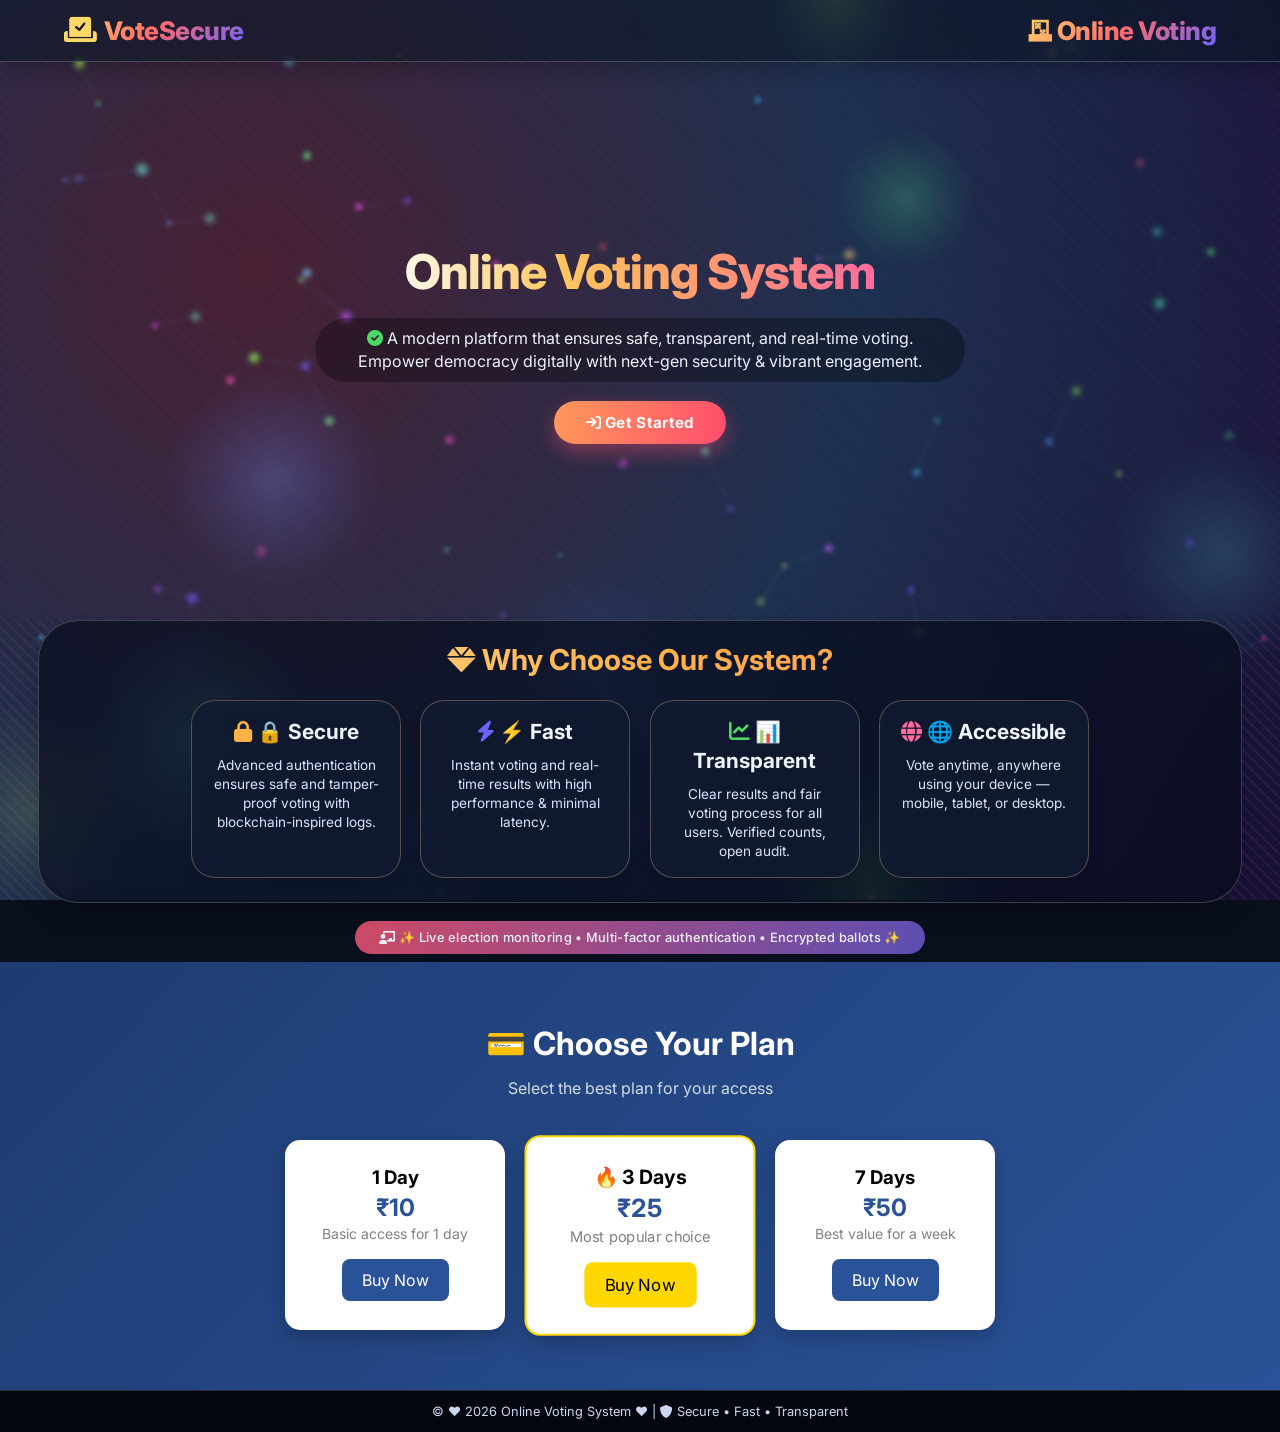
<file: index.html>
<!DOCTYPE html>
<html lang="en">
<head>
    <meta charset="UTF-8">
    <meta name="viewport" content="width=device-width, initial-scale=1.0, user-scalable=no">
    <title>VoteSecure | Modern Online Voting Platform</title>
    <!-- Google Fonts for modern typography -->
    <link href="https://fonts.googleapis.com/css2?family=Inter:opsz,wght@14..32,300;14..32,400;14..32,600;14..32,700;14..32,800&display=swap" rel="stylesheet">
    <!-- Font Awesome 6 (free icons) -->
    <link rel="stylesheet" href="https://cdnjs.cloudflare.com/ajax/libs/font-awesome/6.0.0-beta3/css/all.min.css">
    <style>
        * {
            margin: 0;
            padding: 0;
            box-sizing: border-box;
        }
.full-screen {
    height: 100vh;
    display: flex;
    flex-direction: column;
}
      body {
    font-family: 'Inter', sans-serif;
    background: #0a0f1e;
    color: #f0f3fa;
    overflow-x: hidden;
    overflow-y: auto;  
    line-height: 1.4;
}
html {
    scroll-behavior: smooth;
}

        /* ----- LIVE CANVAS BACKGROUND ----- */
        #canvas-bg {
    position: fixed;
    top: 0;
    left: 0;
    width: 100vw;   /* ✅ full screen width */
    height: 100vh;  /* ✅ full screen height */
    z-index: -2;
    display: block;
}

        /* vibrant gradient overlay - colorful blend */
        .gradient-overlay {
            position: fixed;
            top: 0;
            left: 0;
            width: 100%;
            height: 100%;
            background: radial-gradient(circle at 20% 30%, rgba(255, 90, 120, 0.25), rgba(70, 130, 200, 0.3), rgba(40, 20, 80, 0.5));
            z-index: -1;
            pointer-events: none;
        }

        /* animated glowing mesh effect (extra color) */
        .mesh-effect {
            position: fixed;
            top: 0;
            left: 0;
            width: 100%;
            height: 100%;
            background: repeating-linear-gradient(45deg, rgba(255, 120, 160, 0.08) 0px, rgba(255, 120, 160, 0.08) 2px, transparent 2px, transparent 8px);
            pointer-events: none;
            z-index: -1;
        }

        /* container for content - full height with flex layout */
        .content-wrapper {
            position: relative;
            z-index: 2;
            display: flex;
            flex-direction: column;
            justify-content: space-between;
        }
        .hero {
    flex: 1;
}
.btn.primary {
    position: relative;
    overflow: hidden;
}

.btn.primary::after {
    content: "";
    position: absolute;
    width: 200%;
    height: 200%;
    top: -50%;
    left: -50%;
    background: radial-gradient(circle, rgba(255,255,255,0.3), transparent);
    opacity: 0;
    transition: 0.5s;
}

.btn.primary:hover::after {
    opacity: 1;
}

        /* ===== NAVBAR ===== */
        header {
            display: flex;
            justify-content: space-between;
            align-items: center;
            padding: 0.8rem 5%;
            backdrop-filter: blur(14px);
            background: rgba(10, 20, 35, 0.55);
            border-bottom: 1px solid rgba(255, 255, 255, 0.2);
            box-shadow: 0 8px 20px rgba(0, 0, 0, 0.2);
            flex-shrink: 0;
        }

        .logo {
            font-size: 1.6rem;
            font-weight: 800;
            background: linear-gradient(135deg, #FFD966, #FF6B6B, #6C63FF);
            background-clip: text;
            -webkit-background-clip: text;
            color: transparent;
            letter-spacing: -0.5px;
            display: flex;
            align-items: center;
            gap: 8px;
        }

        .logo i {
            background: none;
            color: #FFD966;
            font-size: 1.8rem;
            background-clip: unset;
            -webkit-background-clip: unset;
            color: #FFD966;
        }

        nav {
            display: flex;
            gap: 1.8rem;
            align-items: center;
            flex-wrap: wrap;
        }

        nav a {
            text-decoration: none;
            font-weight: 600;
            font-size: 0.95rem;
            transition: all 0.25s ease;
            padding: 0.4rem 0.2rem;
            position: relative;
            color: #f0f3fc;
        }

        nav a:before {
            content: '';
            position: absolute;
            bottom: 0;
            left: 0;
            width: 0%;
            height: 2.5px;
            background: linear-gradient(90deg, #FFB347, #FF6B9D);
            transition: width 0.3s;
        }

        nav a:hover:before {
            width: 100%;
        }

        .admin-btn {
            background: linear-gradient(120deg, #FF416C, #FF4B2B);
            padding: 0.45rem 1.2rem !important;
            border-radius: 40px;
            font-weight: 700;
            box-shadow: 0 4px 12px rgba(255, 75, 43, 0.3);
        }

        .admin-btn:hover {
            transform: translateY(-2px);
            box-shadow: 0 8px 18px rgba(255, 65, 108, 0.4);
        }

        .admin-btn:before {
            display: none;
        }

        /* ===== HERO SECTION - COMPACT ===== */
        .hero {
            flex: 1;
            display: flex;
            flex-direction: column;
            justify-content: center;
            align-items: center;
            text-align: center;
            padding: 0.5rem 1.5rem;
            backdrop-filter: blur(2px);
        }

        .hero h1 {
            font-size: 3rem;
            font-weight: 800;
            background: linear-gradient(to right, #FFF8E7, #FFC75F, #FF9671, #FF6B9D);
            background-clip: text;
            -webkit-background-clip: text;
            color: transparent;
            margin-bottom: 0.75rem;
            letter-spacing: -1px;
            animation: fadeInUp 0.9s ease;
        }

        .hero p {
            font-size: 1rem;
            max-width: 650px;
            margin: 0 auto 1.2rem;
            color: #eef2ff;
            text-shadow: 0 1px 2px rgba(0,0,0,0.2);
            background: rgba(0,0,0,0.3);
            padding: 0.6rem 1.2rem;
            border-radius: 60px;
            backdrop-filter: blur(8px);
            font-weight: 400;
        }

        .hero-buttons {
            display: flex;
            gap: 1.2rem;
            justify-content: center;
            flex-wrap: wrap;
        }

        .btn {
            display: inline-block;
            padding: 0.7rem 2rem;
            border-radius: 50px;
            font-weight: 700;
            text-decoration: none;
            transition: all 0.3s cubic-bezier(0.2, 0.9, 0.4, 1.1);
            font-size: 0.95rem;
            letter-spacing: 0.3px;
        }

        .btn.primary {
            background: linear-gradient(105deg, #FF9A5A, #FF4D6D);
            color: white;
            box-shadow: 0 8px 20px rgba(255, 77, 109, 0.4);
            border: none;
        }

        .btn.primary:hover {
            transform: translateY(-3px);
            box-shadow: 0 12px 25px rgba(255, 77, 109, 0.6);
            background: linear-gradient(105deg, #FFB16A, #FF6B8B);
        }

        /* ===== FEATURES - COMPACT ===== */
        .features {
            padding: 1.2rem 2rem 1.5rem;
            text-align: center;
            background: rgba(5, 10, 25, 0.65);
            backdrop-filter: blur(12px);
            border-radius: 40px;
            margin: 0 3% 0.8rem;
            box-shadow: 0 15px 30px -12px rgba(0, 0, 0, 0.4);
            border: 1px solid rgba(255, 255, 255, 0.2);
            flex-shrink: 0;
        }

        .features h2 {
            font-size: 1.8rem;
            margin-bottom: 1.2rem;
            font-weight: 700;
            background: linear-gradient(125deg, #FFE6B0, #FFB347, #FF8C69);
            background-clip: text;
            -webkit-background-clip: text;
            color: transparent;
        }

        .feature-box {
            display: flex;
            flex-wrap: wrap;
            justify-content: center;
            gap: 1.2rem;
            max-width: 1100px;
            margin: 0 auto;
        }

        .card {
            background: rgba(20, 30, 55, 0.7);
            backdrop-filter: blur(8px);
            padding: 1rem 1.2rem;
            border-radius: 1.5rem;
            width: 210px;
            transition: all 0.3s ease;
            border: 1px solid rgba(255, 200, 150, 0.3);
            box-shadow: 0 10px 20px -10px rgba(0, 0, 0, 0.3);
        }

        .card:hover {
            transform: translateY(-5px);
            background: rgba(40, 55, 95, 0.8);
            border-color: rgba(255, 180, 100, 0.6);
            box-shadow: 0 18px 28px -12px rgba(0, 0, 0, 0.5);
        }

        .card h3 {
            font-size: 1.3rem;
            margin-bottom: 0.6rem;
            font-weight: 700;
        }

        .card p {
            color: #dce3fc;
            font-weight: 400;
            line-height: 1.4;
            font-size: 0.85rem;
        }

        /* card icon colors */
        .card:nth-child(1) h3 i { color: #FFB347; }
        .card:nth-child(2) h3 i { color: #6C63FF; }
        .card:nth-child(3) h3 i { color: #4CD964; }
        .card:nth-child(4) h3 i { color: #FF6B9D; }

        /* Callout bar - compact */
        .callout-bar {
            display: flex;
            justify-content: center;
            margin: 0.3rem 2rem 0.5rem;
            flex-shrink: 0;
        }
        
        .callout-content {
            background: linear-gradient(115deg, rgba(255,90,120,0.8), rgba(106,90,205,0.85));
            backdrop-filter: blur(12px);
            border-radius: 50px;
            padding: 0.5rem 1.5rem;
            text-align: center;
            max-width: 90%;
        }
        
        .callout-content p {
            font-weight: 500;
            letter-spacing: 0.3px;
            font-size: 0.8rem;
        }

        /* ===== FOOTER ===== */
        footer {
            text-align: center;
            padding: 0.7rem;
            font-size: 0.8rem;
            background: rgba(0, 0, 0, 0.5);
            backdrop-filter: blur(8px);
            border-top: 1px solid rgba(255, 255, 255, 0.15);
            flex-shrink: 0;
        }

        footer p {
            color: #ccd6f0;
        }

        /* animations */
        @keyframes fadeInUp {
            from {
                opacity: 0;
                transform: translateY(20px);
            }
            to {
                opacity: 1;
                transform: translateY(0);
            }
        }

        .hero h1, .hero p, .hero-buttons {
            animation: fadeInUp 0.7s ease backwards;
        }
        .hero p { animation-delay: 0.15s; }
        .hero-buttons { animation-delay: 0.3s; }

        /* Responsive adjustments for smaller screens - maintain one page */
        @media (max-width: 1024px) and (max-height: 800px) {
            .hero h1 { font-size: 2.5rem; }
            .features h2 { font-size: 1.5rem; margin-bottom: 0.8rem; }
            .card { width: 180px; padding: 0.8rem 1rem; }
            .card h3 { font-size: 1.1rem; }
            .card p { font-size: 0.75rem; }
            .hero p { font-size: 0.9rem; margin-bottom: 0.8rem; }
            .btn { padding: 0.5rem 1.5rem; font-size: 0.85rem; }
            header { padding: 0.5rem 5%; }
            .logo { font-size: 1.3rem; }
            .logo i { font-size: 1.5rem; }
            nav { gap: 1.2rem; }
            nav a { font-size: 0.85rem; }
        }

        @media (max-width: 900px) and (max-height: 700px) {
            .feature-box { gap: 0.8rem; }
            .card { width: 165px; }
            .hero h1 { font-size: 2rem; }
            .hero { padding: 0.2rem 1rem; }
            .callout-content p { font-size: 0.7rem; }
            .callout-bar { margin: 0.2rem 1rem; }
        }

        @media (max-width: 768px) {
            header { flex-direction: column; gap: 0.4rem; padding: 0.5rem; }
            .feature-box { gap: 0.8rem; }
            .card { width: 170px; }
            .hero h1 { font-size: 1.8rem; }
            .hero p { font-size: 0.85rem; }
            .features { padding: 0.8rem 1rem; margin: 0 2% 0.5rem; }
            .callout-content { padding: 0.4rem 1rem; }
        }

        @media (max-width: 580px) {
            .card { width: 45%; min-width: 140px; }
            .feature-box { gap: 0.6rem; }
            .hero h1 { font-size: 1.5rem; }
            .hero p { font-size: 0.75rem; padding: 0.4rem 0.8rem; }
            .btn { padding: 0.4rem 1.2rem; font-size: 0.75rem; }
            .callout-content p { font-size: 0.65rem; }
            footer p { font-size: 0.7rem; }
        }

        @media (max-height: 650px) {
            .hero { padding: 0.2rem; }
            .features { padding: 0.6rem 1rem; }
            .card { padding: 0.6rem 0.8rem; }
            .card h3 { font-size: 1rem; margin-bottom: 0.3rem; }
            .features h2 { font-size: 1.3rem; margin-bottom: 0.6rem; }
            .callout-bar { margin: 0.2rem; }
        }

        /* custom scroll - disabled */
        ::-webkit-scrollbar {
            width: 0px;
            background: transparent;
        }
    </style>
</head>
<body>

<!-- LIVE CANVAS BACKGROUND -->
<canvas id="canvas-bg"></canvas>
<div class="gradient-overlay"></div>
<div class="mesh-effect"></div>

<div class="content-wrapper">
    <!-- Navbar -->
    <header>
        <div class="logo">
            <i class="fas fa-vote-yea"></i> VoteSecure
        </div>
    <nav class="navbar">
    <h2 class="logo">🗳 Online Voting</h2>

   <div class="nav-links" id="navLinks" style="display:none;">
        <a href="Voter login Form/login.html">
            <i class="fas fa-sign-in-alt"></i> Login
        </a>

        <a href="voter_registration/index.html">
            <i class="fas fa-user-plus"></i> Register
        </a>

        <a href="Dashboard/Admin Login/adminlogin.html" class="admin-btn">
            <i class="fas fa-user-shield"></i> Admin
        </a>
    </div>
</nav>
    </header>

    <!-- Hero Section -->
    <div class="full-screen">
    <section class="hero">
        <h1>Online Voting System</h1>
        <p>
            <i class="fas fa-check-circle" style="color:#4cd964;"></i> A modern platform that ensures safe, transparent, and real-time voting.
            Empower democracy digitally with next-gen security & vibrant engagement.
        </p>
        <div class="hero-buttons">
           <a href="#plans" class="btn primary"><i class="fas fa-arrow-right-to-bracket"></i> Get Started</a>
        </div>
    </section>

    <!-- Features Section with vibrant cards -->
    <section class="features">
        <h2><i class="fas fa-gem"></i> Why Choose Our System?</h2>
        <div class="feature-box">
            <div class="card">
                <h3><i class="fas fa-lock" style="color:#FFB347;"></i> 🔒 Secure</h3>
                <p>Advanced authentication ensures safe and tamper-proof voting with blockchain-inspired logs.</p>
            </div>
            <div class="card">
                <h3><i class="fas fa-bolt" style="color:#6C63FF;"></i> ⚡ Fast</h3>
                <p>Instant voting and real-time results with high performance & minimal latency.</p>
            </div>
            <div class="card">
                <h3><i class="fas fa-chart-line" style="color:#4CD964;"></i> 📊 Transparent</h3>
                <p>Clear results and fair voting process for all users. Verified counts, open audit.</p>
            </div>
            <div class="card">
                <h3><i class="fas fa-globe" style="color:#FF6B9D;"></i> 🌐 Accessible</h3>
                <p>Vote anytime, anywhere using your device — mobile, tablet, or desktop.</p>
            </div>
        </div>
    </section>

    <!-- Additional colorful callout bar to boost color theme -->
    <div class="callout-bar">
        <div class="callout-content">
            <p><i class="fas fa-chalkboard-user"></i> ✨ Live election monitoring • Multi-factor authentication • Encrypted ballots ✨</p>
        </div>
    </div></div> <!-- full-screen end -->
    <section id="plans" style="padding:60px 20px; text-align:center; background: linear-gradient(135deg,#1e3c72,#2a5298); color:white;">

    <h2 style="font-size:32px; margin-bottom:10px;">💳 Choose Your Plan</h2>
    <p style="opacity:0.8;">Select the best plan for your access</p>

    <div style="display:flex; justify-content:center; gap:25px; flex-wrap:wrap; margin-top:40px;">

        <!-- Plan 1 -->
        <div style="background:white; color:black; padding:25px; width:220px; border-radius:15px; box-shadow:0 8px 20px rgba(0,0,0,0.2); transition:0.3s;">
            <h3>1 Day</h3>
            <h1 style="color:#2a5298;">₹10</h1>
            <p style="font-size:14px; color:gray;">Basic access for 1 day</p>
            <a href="payment.php?plan=1" 
               style="display:inline-block; margin-top:15px; padding:10px 20px; background:#2a5298; color:white; border-radius:8px; text-decoration:none;">
               Buy Now
            </a>
        </div>

        <!-- Plan 2 -->
        <div style="background:white; color:black; padding:25px; width:220px; border-radius:15px; box-shadow:0 8px 20px rgba(0,0,0,0.2); transform:scale(1.05); border:2px solid #ffd700;">
            <h3>🔥 3 Days</h3>
            <h1 style="color:#2a5298;">₹25</h1>
            <p style="font-size:14px; color:gray;">Most popular choice</p>
            <a href="payment.php?plan=3" 
               style="display:inline-block; margin-top:15px; padding:10px 20px; background:#ffd700; color:black; border-radius:8px; text-decoration:none;">
               Buy Now
            </a>
        </div>

        <!-- Plan 3 -->
        <div style="background:white; color:black; padding:25px; width:220px; border-radius:15px; box-shadow:0 8px 20px rgba(0,0,0,0.2); transition:0.3s;">
            <h3>7 Days</h3>
            <h1 style="color:#2a5298;">₹50</h1>
            <p style="font-size:14px; color:gray;">Best value for a week</p>
            <a href="payment.php?plan=7" 
               style="display:inline-block; margin-top:15px; padding:10px 20px; background:#2a5298; color:white; border-radius:8px; text-decoration:none;">
               Buy Now
            </a>
        </div>

    </div>

</section>

<!-- Hover Effect -->
<style>
#plans div:hover {
    transform: translateY(-8px);
}
</style>

    <!-- Footer -->
    <footer>
        <p>©  ❤️ 2026 Online Voting System ❤️ | <i class="fas fa-shield-alt"></i> Secure • Fast • Transparent</p>
    </footer>
</div>

<script>
    (function() {
        // ============================================
        // LIVE CANVAS BACKGROUND - DYNAMIC PARTICLE SYSTEM
        // ============================================
        const canvas = document.getElementById('canvas-bg');
        const ctx = canvas.getContext('2d');
        
        let width, height;
        let particles = [];
        let mouseX = null, mouseY = null;
        let hue = 0;
        
        // Colorful particle class
        class Particle {
            constructor(x, y, vx, vy, size, colorHue) {
                this.x = x;
                this.y = y;
                this.vx = vx;
                this.vy = vy;
                this.size = size;
                this.colorHue = colorHue;
                this.alpha = Math.random() * 0.5 + 0.3;
                this.gravity = 0.02;
            }
            
            update() {
                this.x += this.vx;
                this.y += this.vy;
                this.vy += this.gravity;
                
                // Wrap around edges
                if (this.x < -50) this.x = width + 50;
                if (this.x > width + 50) this.x = -50;
                if (this.y < -50) this.y = height + 50;
                if (this.y > height + 50) this.y = -50;
                
                // Slowly change hue for rainbow effect
                this.colorHue = (this.colorHue + 0.3) % 360;
            }
            
            draw() {
                ctx.beginPath();
                const gradient = ctx.createRadialGradient(this.x, this.y, 0, this.x, this.y, this.size);
                gradient.addColorStop(0, `hsla(${this.colorHue}, 85%, 65%, ${this.alpha})`);
                gradient.addColorStop(1, `hsla(${this.colorHue}, 80%, 45%, 0)`);
                ctx.fillStyle = gradient;
                ctx.arc(this.x, this.y, this.size, 0, Math.PI * 2);
                ctx.fill();
            }
        }
        
        function initParticles() {
            particles = [];
            const particleCount = Math.min(120, Math.floor(width / 15));
            for (let i = 0; i < particleCount; i++) {
                const x = Math.random() * width;
                const y = Math.random() * height;
                const vx = (Math.random() - 0.5) * 0.8;
                const vy = (Math.random() - 0.5) * 0.6;
                const size = Math.random() * 6 + 3;
                const colorHue = Math.random() * 360;
                particles.push(new Particle(x, y, vx, vy, size, colorHue));
            }
        }
        
        // Additional floating orbs (larger elements)
        let orbs = [];
        class Orb {
            constructor() {
                this.x = Math.random() * width;
                this.y = Math.random() * height;
                this.radius = Math.random() * 80 + 40;
                this.vx = (Math.random() - 0.5) * 0.2;
                this.vy = (Math.random() - 0.5) * 0.15;
                this.hue = Math.random() * 360;
                this.opacity = 0.1 + Math.random() * 0.15;
            }
            
            update() {
                this.x += this.vx;
                this.y += this.vy;
                if (this.x < -this.radius) this.x = width + this.radius;
                if (this.x > width + this.radius) this.x = -this.radius;
                if (this.y < -this.radius) this.y = height + this.radius;
                if (this.y > height + this.radius) this.y = -this.radius;
                this.hue = (this.hue + 0.1) % 360;
            }
            
            draw() {
                ctx.beginPath();
                const gradient = ctx.createRadialGradient(this.x, this.y, 0, this.x, this.y, this.radius);
                gradient.addColorStop(0, `hsla(${this.hue}, 80%, 60%, ${this.opacity})`);
                gradient.addColorStop(1, `hsla(${this.hue}, 70%, 40%, 0)`);
                ctx.fillStyle = gradient;
                ctx.arc(this.x, this.y, this.radius, 0, Math.PI * 2);
                ctx.fill();
            }
        }
        
        function initOrbs() {
            orbs = [];
            const orbCount = 8;
            for (let i = 0; i < orbCount; i++) {
                orbs.push(new Orb());
            }
        }
        
        // Animated connecting lines between nearby particles
        function drawConnections() {
            ctx.beginPath();
            for (let i = 0; i < particles.length; i++) {
                for (let j = i + 1; j < particles.length; j++) {
                    const dx = particles[i].x - particles[j].x;
                    const dy = particles[i].y - particles[j].y;
                    const distance = Math.sqrt(dx * dx + dy * dy);
                    if (distance < 100) {
                        const opacity = (1 - distance / 100) * 0.2;
                        ctx.strokeStyle = `hsla(${(particles[i].colorHue + particles[j].colorHue) / 2}, 75%, 60%, ${opacity})`;
                        ctx.lineWidth = 1;
                        ctx.beginPath();
                        ctx.moveTo(particles[i].x, particles[i].y);
                        ctx.lineTo(particles[j].x, particles[j].y);
                        ctx.stroke();
                    }
                }
            }
        }
        
        function animate() {
            if (!ctx) return;
            
            // Clear canvas with subtle fade effect
            ctx.fillStyle = 'rgba(5, 8, 18, 0.08)';
            ctx.fillRect(0, 0, width, height);
            
            // Update and draw orbs (large floating elements)
            for (let orb of orbs) {
                orb.update();
                orb.draw();
            }
            
            // Update and draw particles
            for (let particle of particles) {
                particle.update();
                particle.draw();
            }
            
            // Draw connections between particles
            drawConnections();
            
            // Mouse interaction - create ripple effect
            if (mouseX !== null && mouseY !== null) {
                ctx.beginPath();
                const rippleGradient = ctx.createRadialGradient(mouseX, mouseY, 0, mouseX, mouseY, 60);
                rippleGradient.addColorStop(0, 'rgba(255, 200, 100, 0.15)');
                rippleGradient.addColorStop(1, 'transparent');
                ctx.fillStyle = rippleGradient;
                ctx.arc(mouseX, mouseY, 60, 0, Math.PI * 2);
                ctx.fill();
            }
            
            // Slowly shift global hue for dynamic feel
            hue = (hue + 0.2) % 360;
            
            requestAnimationFrame(animate);
        }
        
        function resizeCanvas() {
        const dpr = window.devicePixelRatio || 1;

        width = window.innerWidth;
        height = window.innerHeight;

        canvas.style.width = width + "px";
        canvas.style.height = height + "px";

        canvas.width = width * dpr;
        canvas.height = height * dpr;

        ctx.setTransform(dpr, 0, 0, dpr, 0, 0);

        initParticles();
        initOrbs();
    }
        
        // Mouse move tracking for interactive effect
        window.addEventListener('mousemove', (e) => {
            mouseX = e.clientX;
            mouseY = e.clientY;
            setTimeout(() => {
                mouseX = null;
                mouseY = null;
            }, 200);
        });
        
        window.addEventListener('resize', resizeCanvas);
        resizeCanvas();
        animate();
        
        // Dynamic color shift for gradient overlay
        const overlay = document.querySelector('.gradient-overlay');
        if(overlay) {
            let hueOverlay = 0;
            setInterval(() => {
                hueOverlay = (hueOverlay + 0.3) % 360;
                overlay.style.background = `radial-gradient(circle at 30% 40%, hsla(${hueOverlay}, 80%, 65%, 0.28), hsla(${hueOverlay + 40}, 75%, 55%, 0.32), rgba(20, 10, 40, 0.55))`;
            }, 5000);
        }
        
       
        
        console.log("🌈 VoteSecure — Live animated canvas background | Dynamic particles, orbs & connections | No video needed | One-page layout");
    })();
       const params = new URLSearchParams(window.location.search);
let token = params.get("token");

// save token
if(token){
    localStorage.setItem("access_token", token);
}

// get stored token
token = localStorage.getItem("access_token");

// 🔥 check expiry from server
if(token){
    fetch("check_expiry.php?token=" + token)
    .then(res => res.text())
    .then(data => {

        if(data === "valid"){
            document.getElementById("navLinks").style.display = "flex";
        }

        if(data === "expired"){
            alert("⏳ Plan Expired! Please purchase again.");
            localStorage.removeItem("access_token");
            window.location.href = "index.html";
        }

        if(data === "invalid"){
            localStorage.removeItem("access_token");
        }

    });
}
        
</script>
</body>
</html>
</file>
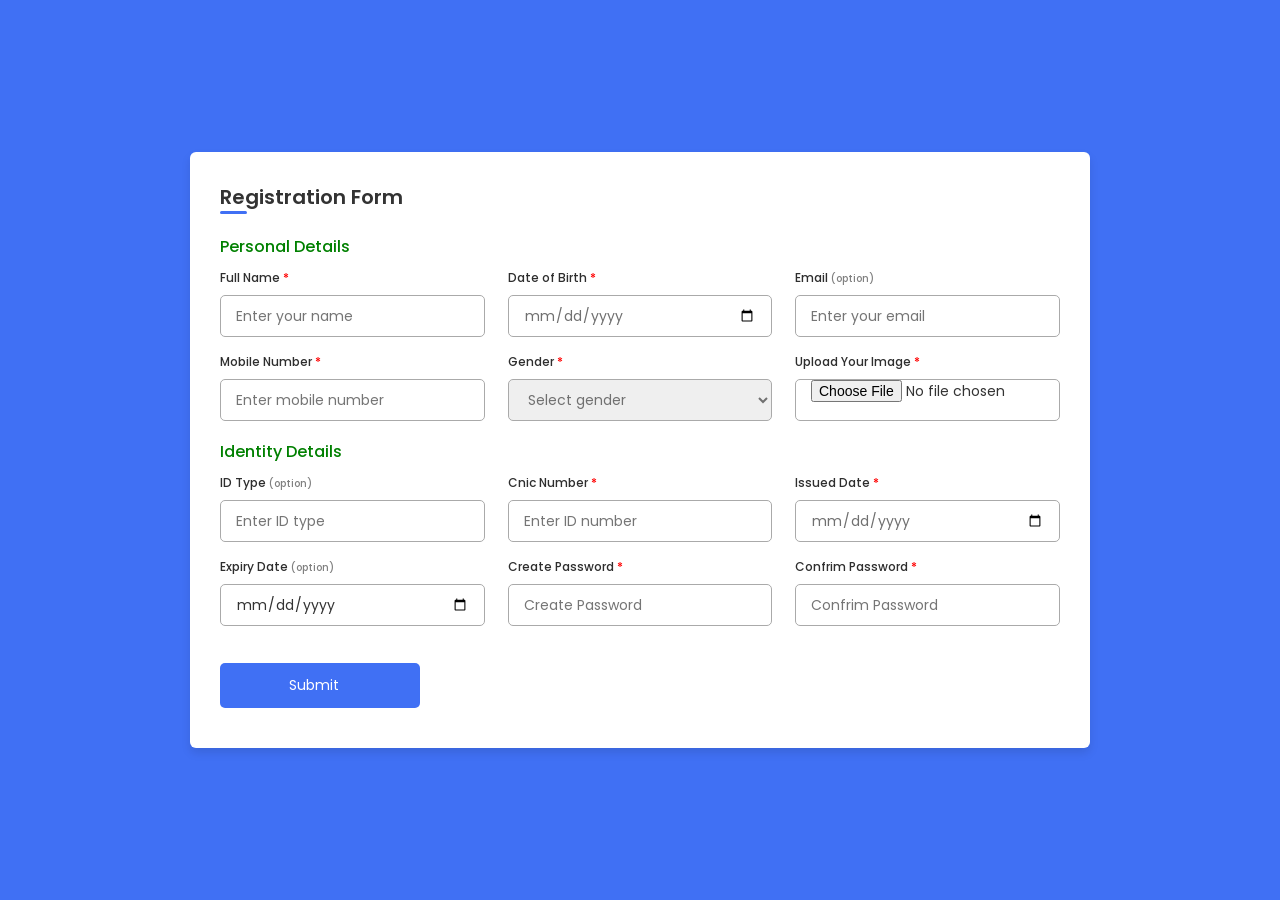
<file: Voter Registration From/index.html>
<!DOCTYPE html>
<!--=== Coding by CodingLab | www.codinglabweb.com === -->
<html lang="en">
<head>
    <meta charset="UTF-8">
    <meta http-equiv="X-UA-Compatible" content="IE=edge">
    <meta name="viewport" content="width=device-width, initial-scale=1.0">
    
    <!----======== CSS ======== -->
    <link rel="stylesheet" href="style.css">
     
    <!----===== Iconscout CSS ===== -->
    <link rel="stylesheet" href="https://unicons.iconscout.com/release/v4.0.0/css/line.css">

    <title>Responsive Regisration Form </title> 
</head>
<body>
    <div class="container">
        <header>Registration Form</header>

        <form action="VoterRegistration.php" method="post" enctype="multipart/form-data">
            <div class="form first">
                <div class="details personal">
                    <span class="title" style="color: green;">Personal Details</span>

                    <div class="fields">
                        <div class="input-field">
                            <label>Full Name <span style="color: red;">*</span></label>
                            <input type="text" placeholder="Enter your name" name="name" required>
                        </div>

                        <div class="input-field">
                            <label>Date of Birth <span style="color: red;">*</span></label>
                            <input type="date" placeholder="Enter birth date" name="dob" required>
                        </div>

                        <div class="input-field">
                            <label>Email <span style="color: gray; font-size:10px;">(option)</span></label>
                            <input type="text" placeholder="Enter your email" name="email" >
                        </div>

                        <div class="input-field">
                            <label>Mobile Number <span style="color: red;">*</span></label>
                            <input type="number" placeholder="Enter mobile number" name="mobile" required>
                        </div>

                        <div class="input-field">
                            <label>Gender <span style="color: red;">*</span></label>
                            <select required name="gender">
                                <option disabled selected>Select gender</option>
                                <option>Male</option>
                                <option>Female</option>
                                <option>Others</option>
                            </select>
                        </div>

                        <div class="input-field">
                            <label>Upload Your Image  <span style="color: red;">*</span></label>
                            <input type="file"  required name="photo">
                        </div>
                    </div>
                </div>

                <div class="details ID">
                    <span class="title" style="color: green;">Identity Details</span>

                    <div class="fields">
                        <div class="input-field">
                            <label>ID Type <span style="color: gray; font-size:10px;">(option)</span></label>
                            <input type="text" placeholder="Enter ID type" name="idtype" >
                        </div>

                        <div class="input-field">
                            <label>Cnic Number <span style="color: red;">*</span></label>
                            <input type="number" placeholder="Enter ID number" name="cnic" required>
                        </div>

                        <div class="input-field">
                            <label>Issued Date <span style="color: red;">*</span></label>
                            <input type="date" placeholder="Enter your issued date" name="issue" required>
                        </div>

                        <div class="input-field">
                            <label>Expiry Date <span style="color: gray; font-size:10px;">(option)</span></label>
                            <input type="date" placeholder="Enter expiry date" name="expire" >
                        </div>

                        <div class="input-field">
                            <label>Create Password  <span style="color: red;">*</span></label>
                            <input type="password" placeholder="Create Password" name="pass" >
                        </div>

                        <div class="input-field">
                            <label>Confrim Password <span style="color: red;">*</span></label>
                            <input type="Password" placeholder="Confrim Password" name="cpass" required>
                        </div>

                        
                    </div>

                    <button class="submit" type="Submit">
                        <span class="btnText">Submit</span>
                        <i class="uil uil-navigator"></i>
                    </button>
                </div> 
            </div>

           

                    

    <script src="script.js"></script>
</body>
</html>
</file>
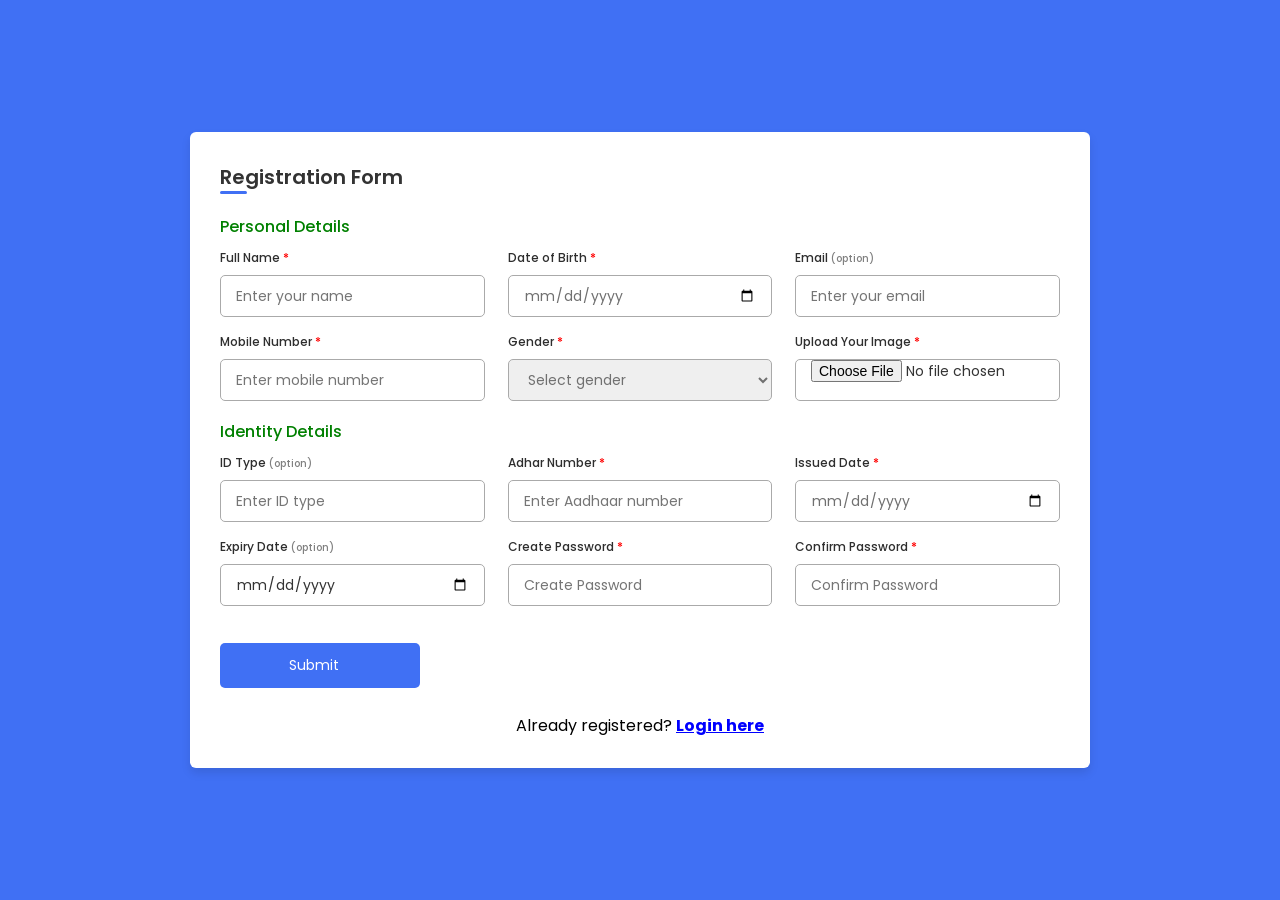
<file: voter_registration/index.html>
<!DOCTYPE html>
<!--=== Coding by CodingLab | www.codinglabweb.com === -->
<html lang="en">
<head>
    <meta charset="UTF-8">
    <meta http-equiv="X-UA-Compatible" content="IE=edge">
    <meta name="viewport" content="width=device-width, initial-scale=1.0">
    
    <!----======== CSS ======== -->
    <link rel="stylesheet" href="style.css">
     
    <!----===== Iconscout CSS ===== -->
    <link rel="stylesheet" href="https://unicons.iconscout.com/release/v4.0.0/css/line.css">

    <title>Responsive Regisration Form </title> 
</head>
<body>
    <div class="container">
        <header>Registration Form</header>

        <form action="VoterRegistration.php" method="post" enctype="multipart/form-data" onsubmit="return validateForm()">
                <div class="details personal">
                    <span class="title" style="color: green;">Personal Details</span>

                    <div class="fields">
                        <div class="input-field">
                            <label>Full Name <span style="color: red;">*</span></label>
                            <input type="text" placeholder="Enter your name" name="name" required>
                        </div>

                        <div class="input-field">
                            <label>Date of Birth <span style="color: red;">*</span></label>
                            <input type="date" placeholder="Enter birth date" name="dob" required>
                        </div>

                        <div class="input-field">
                            <label>Email <span style="color: gray; font-size:10px;">(option)</span></label>
                            <input type="text" placeholder="Enter your email" name="email" >
                        </div>

                        <div class="input-field">
                            <label>Mobile Number <span style="color: red;">*</span></label>
                            <input type="text" placeholder="Enter mobile number" name="mobile" maxlength="10"
                                oninput="this.value = this.value.replace(/[^0-9]/g, '')" required>
                             <span id="mobileError" style="color:red; font-size:12px;"></span>
                        </div>

                        <div class="input-field">
                            <label>Gender <span style="color: red;">*</span></label>
                            <select required name="gender">
                                <option disabled selected>Select gender</option>
                                <option>Male</option>
                                <option>Female</option>
                                <option>Others</option>
                            </select>
                        </div>

                        <div class="input-field">
                            <label>Upload Your Image  <span style="color: red;">*</span></label>
                            <input type="file"  required name="photo">
                        </div>
                        
                    </div>
                </div>

                <div class="details ID">
                    <span class="title" style="color: green;">Identity Details</span>

                    <div class="fields">
                        <div class="input-field">
                            <label>ID Type <span style="color: gray; font-size:10px;">(option)</span></label>
                            <input type="text" placeholder="Enter ID type" name="idtype" >
                        </div>

                        <div class="input-field">
                            <label>Adhar Number <span style="color: red;">*</span></label>
                            <input type="text" placeholder="Enter Aadhaar number" name="adhar" maxlength="12"
                               oninput="this.value = this.value.replace(/[^0-9]/g, '')" required>
                            <span id="aadhaarError" style="color:red; font-size:12px;"></span>
                        </div>

                        <div class="input-field">
                            <label>Issued Date <span style="color: red;">*</span></label>
                            <input type="date" placeholder="Enter your issued date" name="issue" required>
                        </div>

                        <div class="input-field">
                            <label>Expiry Date <span style="color: gray; font-size:10px;">(option)</span></label>
                            <input type="date" placeholder="Enter expiry date" name="expire" >
                        </div>

                      <div class="input-field">
                                <label>Create Password <span style="color: red;">*</span></label>
                                <input type="password" placeholder="Create Password" name="pass" required>
                            </div>

                            <div class="input-field">
                                <label>Confirm Password <span style="color: red;">*</span></label>
                                <input type="password" placeholder="Confirm Password" name="cpass" required>
                                <span id="passError" style="color:red; font-size:12px;"></span>
                            </div>
                    </div>

                    <button class="submit" type="submit">
                        <span class="btnText">Submit</span>
                        <i class="uil uil-navigator"></i>
                    </button>
                    <div style="text-align:center; margin-top:15px;">
                        <p>Already registered? 
                            <a href="../Voter login Form/login.html" style="color:blue; font-weight:bold;">
                                Login here
                            </a>
                        </p>
                    </div>
                </div> 
            </div>

           

                    

   <script>
<script>
function validateForm() {

    let name = document.querySelector('input[name="name"]').value.trim();
    let dob = document.querySelector('input[name="dob"]').value;
    let mobile = document.querySelector('input[name="mobile"]').value.trim();
    let aadhaar = document.querySelector('input[name="adhar"]').value.trim();

    let pass = document.querySelector('input[name="pass"]').value;
    let cpass = document.querySelector('input[name="cpass"]').value;

    let mobileError = document.getElementById("mobileError");
    let aadhaarError = document.getElementById("aadhaarError");
    let passError = document.getElementById("passError");

    mobileError.innerText = "";
    aadhaarError.innerText = "";
    passError.innerText = "";

    // Name validation
    let namePattern = /^[A-Za-z\s]+$/;
    if (!namePattern.test(name)) {
        alert("Name should contain only letters");
        return false;
    }

    // Age validation
    let birthDate = new Date(dob);
    let today = new Date();

    let age = today.getFullYear() - birthDate.getFullYear();
    let monthDiff = today.getMonth() - birthDate.getMonth();

    if (monthDiff < 0 || (monthDiff === 0 && today.getDate() < birthDate.getDate())) {
        age--;
    }

    if (age < 18) {
        alert("You must be 18+");
        return false;
    }

    // Mobile validation
    if (mobile.length !== 10) {
        mobileError.innerText = "Enter valid 10-digit mobile number";
        return false;
    }

    // Aadhaar validation
    if (aadhaar.length !== 12) {
        aadhaarError.innerText = "Enter valid 12-digit Aadhaar number";
        return false;
    }

    // ✅ PASSWORD CHECK (NO TRIM ISSUE NOW)
    if (pass === "" || cpass === "") {
        passError.innerText = "Password cannot be empty";
        return false;
    }

    if (pass !== cpass) {
        passError.innerText = "❌ Password does not match";
        return false;
    }

    return true;
}

// 🔥 LIVE MATCH CHECK
function checkPassMatch() {
    let pass = document.querySelector('input[name="pass"]').value;
    let cpass = document.querySelector('input[name="cpass"]').value;
    let passError = document.getElementById("passError");

    if (cpass === "") {
        passError.innerText = "";
        return;
    }

    if (pass === cpass) {
        passError.style.color = "green";
        passError.innerText = "✅ Password matched";
    } else {
        passError.style.color = "red";
        passError.innerText = "❌ Password not match";
    }
}
</script>
</script>
</body>
</html>
</file>
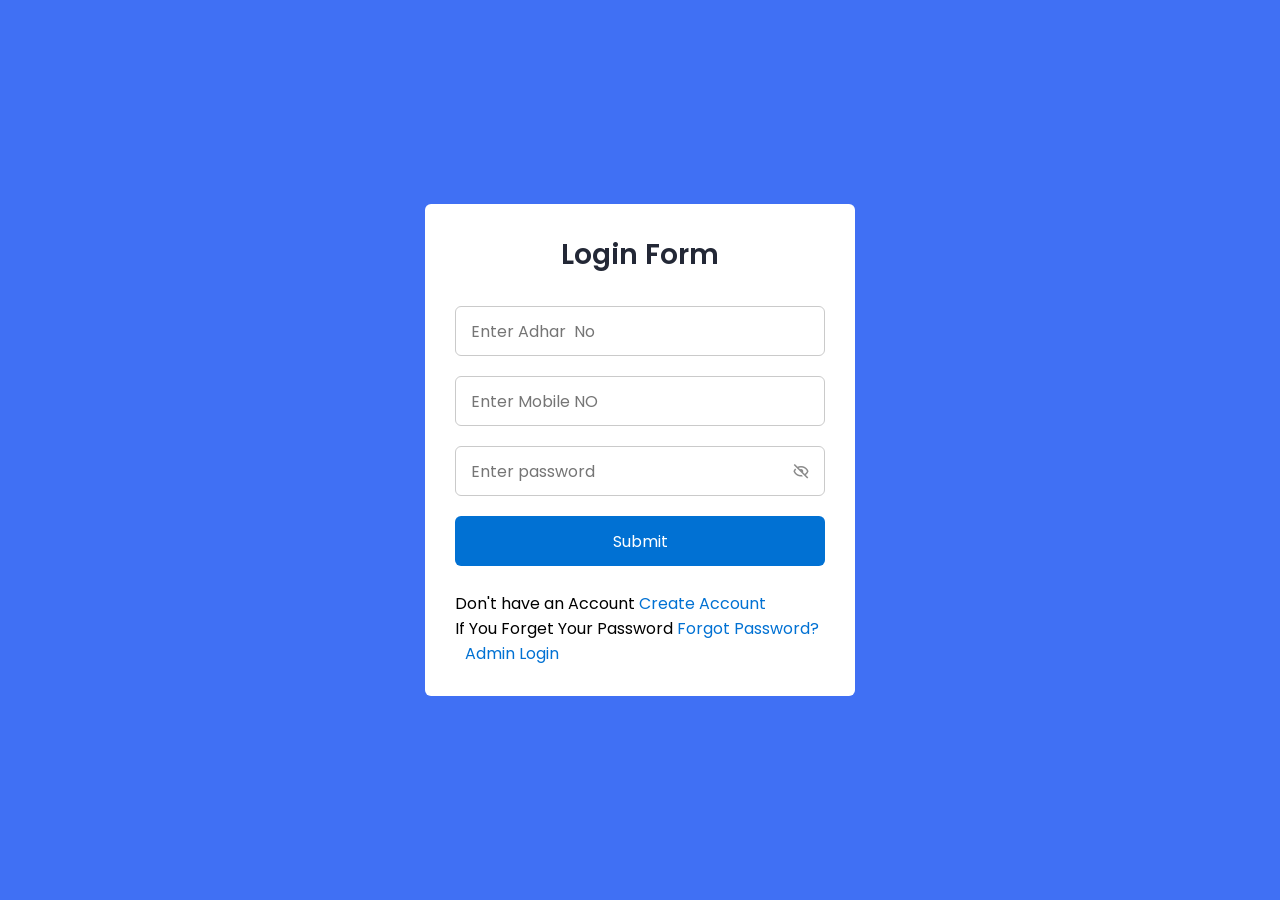
<file: Voter login Form/login.html>
<!DOCTYPE html>
<!-- Coding by CodingLab | www.codinglabweb.com-->
    <html lang="en">
    <head>
        <meta charset="UTF-8">
        <meta http-equiv="X-UA-Compatible" content="IE=edge">
        <meta name="viewport" content="width=device-width, initial-scale=1.0">
        <title> Responsive Login and Signup Form </title>

        <!-- CSS -->
        <link rel="stylesheet" href="css/style.css">
                
        <!-- Boxicons CSS -->
        <link href='https://unpkg.com/boxicons@2.1.2/css/boxicons.min.css' rel='stylesheet'>
                        
    </head>
    <body>
        <section class="container forms">
            <div class="form login">
                <div class="form-content">
                    <header>Login Form</header>
                    <form action="login.php" method="post">
                        <div class="field input-field">
                            <input type="text" placeholder="Enter Adhar  No" class="input" name="adhar">
                        </div>

                        <div class="field input-field">
                            <input type="text" placeholder="Enter Mobile NO" class="password" name="mobile">
                        </div>

                        <div class="field input-field">
                            <input type="Password" placeholder="Enter password" class="password" name="pass">
                            <i class='bx bx-hide eye-icon'></i>
                        </div>
                        
                        
                        <div class="field button-field">
                            <button type="submit">Submit</button>
                        </div><br>
                        Don't have an Account <a href="../Voter_Registration/index.html">Create Account</a>
                        <br>If You Forget Your Password  <a href="./forgot_password.php">Forgot Password?</a>
                       <a href="../Dashboard/Admin Login/adminlogin.html" class="btn btn-primary" style="margin: 10px;">Admin Login</a>
                
                    </form>

                   
                </div>

               

                

                

            </div>

            <!-- Signup Form -->

        </section>

        <!-- JavaScript -->
        <script src="js/script.js"></script>
    </body>
</html>
</file>
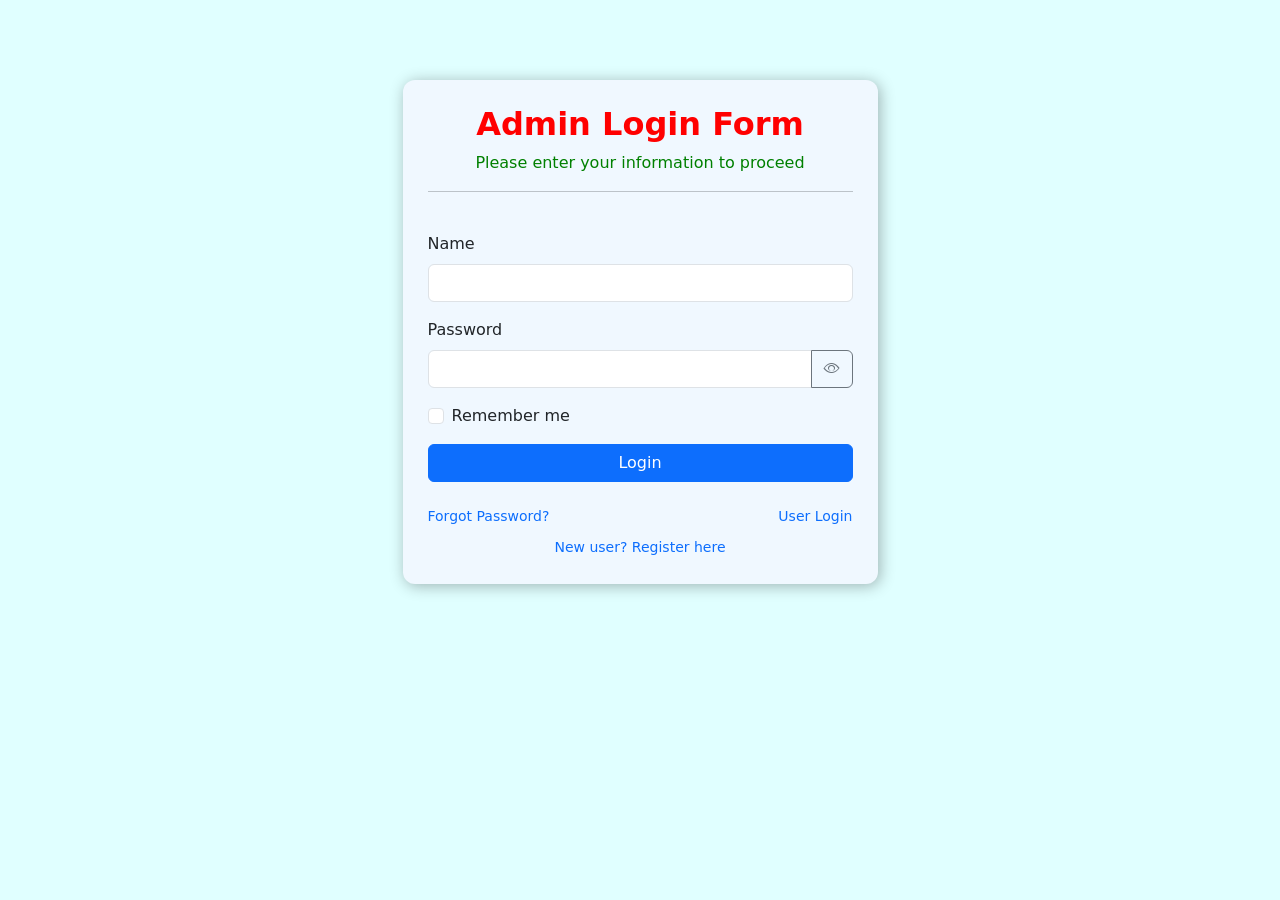
<file: Dashboard/Admin Login/adminlogin.html>
<!DOCTYPE html>
<html>
<head>
    <title>Admin Login</title>

    <link href="https://cdn.jsdelivr.net/npm/bootstrap@5.0.2/dist/css/bootstrap.min.css" rel="stylesheet">
    <link rel="stylesheet" href="https://cdn.jsdelivr.net/npm/bootstrap-icons@1.10.5/font/bootstrap-icons.css">

    <style>
        body {
            background: #E0FFFF;
        }
        .login-box {
            background-color: #f0f8ff;
            padding: 25px;
            border-radius: 12px;
            box-shadow: 2px 2px 15px rgba(0,0,0,0.3);
        }
        .title {
            color: red;
            font-weight: bold;
        }
        .subtitle {
            color: green;
        }
        .extra-links a {
            text-decoration: none;
            font-size: 14px;
        }
        .extra-links a:hover {
            text-decoration: underline;
        }
    </style>
</head>

<body>

<div class="container" style="padding-top: 80px;">
    <div class="row justify-content-center">

        <div class="col-md-5 login-box">

            <h2 class="text-center title">Admin Login Form</h2>
            <p class="text-center subtitle">Please enter your information to proceed</p>
            <hr><br>

            <!-- 🔐 LOGIN FORM -->
            <form action="Adminlogin.php" method="post">

                <div class="mb-3">
                    <label class="form-label">Name</label>
                    <input type="text" class="form-control" name="name" required>
                </div>

              <div class="mb-3">
                <label class="form-label">Password</label>

                <div class="input-group">
                    <input type="password" class="form-control" name="password" id="password" required>

                    <button type="button" class="btn btn-outline-secondary" onclick="togglePassword()">
                        <i id="eyeIcon" class="bi bi-eye"></i>
                    </button>
                </div>
            </div>

                <div class="mb-3 form-check">
                    <input type="checkbox" class="form-check-input" name="remember">
                    <label class="form-check-label">Remember me</label>
                </div>

                <div class="d-grid gap-2">
                    <button type="submit" class="btn btn-primary">Login</button>
                </div>

            </form>

            <br>

            <!-- 🔗 EXTRA LINKS -->
            <div class="d-flex justify-content-between extra-links">
                <a href="#">Forgot Password?</a>
             <a href="http://localhost/Online%20Voting%20System/Voter%20login%20Form/login.html">User Login</a>
            </div>

            <div class="text-center mt-2 extra-links">
                <a href="http://localhost/Online%20Voting%20System/voter_registration/index.html">
                    New user? Register here
                </a>
            </div>

        </div>

    </div>
</div>

<!-- 👇 JS for show/hide password -->
<script>
function togglePassword() {
    var pass = document.getElementById("password");
    var icon = document.getElementById("eyeIcon");

    if (pass.type === "password") {
        pass.type = "text";
        icon.classList.replace("bi-eye", "bi-eye-slash");
    } else {
        pass.type = "password";
        icon.classList.replace("bi-eye-slash", "bi-eye");
    }
}
</script>

</body>
</html>
</file>
<file: Voter Registration From/style.css>
/* ===== Google Font Import - Poppins ===== */
@import url('https://fonts.googleapis.com/css2?family=Poppins:wght@200;300;400;500;600&display=swap');
*{
    margin: 0;
    padding: 0;
    box-sizing: border-box;
    font-family: 'Poppins', sans-serif;
}
body{
    min-height: 100vh;
    display: flex;
    align-items: center;
    justify-content: center;
    background: #4070f4;
}
.container{
    position: relative;
    max-width: 900px;
    width: 100%;
    border-radius: 6px;
    padding: 30px;
    margin: 0 15px;
    background-color: #fff;
    box-shadow: 0 5px 10px rgba(0,0,0,0.1);
}
.container header{
    position: relative;
    font-size: 20px;
    font-weight: 600;
    color: #333;
}
.container header::before{
    content: "";
    position: absolute;
    left: 0;
    bottom: -2px;
    height: 3px;
    width: 27px;
    border-radius: 8px;
    background-color: #4070f4;
}
.container form{
    position: relative;
    margin-top: 16px;
    min-height: 490px;
    background-color: #fff;
    overflow: hidden;
}
.container form .form{
    position: absolute;
    background-color: #fff;
    transition: 0.3s ease;
}
.container form .form.second{
    opacity: 0;
    pointer-events: none;
    transform: translateX(100%);
}
form.secActive .form.second{
    opacity: 1;
    pointer-events: auto;
    transform: translateX(0);
}
form.secActive .form.first{
    opacity: 0;
    pointer-events: none;
    transform: translateX(-100%);
}
.container form .title{
    display: block;
    margin-bottom: 8px;
    font-size: 16px;
    font-weight: 500;
    margin: 6px 0;
    color: #333;
}
.container form .fields{
    display: flex;
    align-items: center;
    justify-content: space-between;
    flex-wrap: wrap;
}
form .fields .input-field{
    display: flex;
    width: calc(100% / 3 - 15px);
    flex-direction: column;
    margin: 4px 0;
}
.input-field label{
    font-size: 12px;
    font-weight: 500;
    color: #2e2e2e;
}
.input-field input, select{
    outline: none;
    font-size: 14px;
    font-weight: 400;
    color: #333;
    border-radius: 5px;
    border: 1px solid #aaa;
    padding: 0 15px;
    height: 42px;
    margin: 8px 0;
}
.input-field input :focus,
.input-field select:focus{
    box-shadow: 0 3px 6px rgba(0,0,0,0.13);
}
.input-field select,
.input-field input[type="date"]{
    color: #707070;
}
.input-field input[type="date"]:valid{
    color: #333;
}
.container form button, .backBtn{
    display: flex;
    align-items: center;
    justify-content: center;
    height: 45px;
    max-width: 200px;
    width: 100%;
    border: none;
    outline: none;
    color: #fff;
    border-radius: 5px;
    margin: 25px 0;
    background-color: #4070f4;
    transition: all 0.3s linear;
    cursor: pointer;
}
.container form .btnText{
    font-size: 14px;
    font-weight: 400;
}
form button:hover{
    background-color: #265df2;
}
form button i,
form .backBtn i{
    margin: 0 6px;
}
form .backBtn i{
    transform: rotate(180deg);
}
form .buttons{
    display: flex;
    align-items: center;
}
form .buttons button , .backBtn{
    margin-right: 14px;
}

@media (max-width: 750px) {
    .container form{
        overflow-y: scroll;
    }
    .container form::-webkit-scrollbar{
       display: none;
    }
    form .fields .input-field{
        width: calc(100% / 2 - 15px);
    }
}

@media (max-width: 550px) {
    form .fields .input-field{
        width: 100%;
    }
}
</file>
<file: voter_registration/style.css>
/* ===== Google Font Import - Poppins ===== */
@import url('https://fonts.googleapis.com/css2?family=Poppins:wght@200;300;400;500;600&display=swap');
*{
    margin: 0;
    padding: 0;
    box-sizing: border-box;
    font-family: 'Poppins', sans-serif;
}
body{
    min-height: 100vh;
    display: flex;
    align-items: center;
    justify-content: center;
    background: #4070f4;
}
.container{
    position: relative;
    max-width: 900px;
    width: 100%;
    border-radius: 6px;
    padding: 30px;
    margin: 0 15px;
    background-color: #fff;
    box-shadow: 0 5px 10px rgba(0,0,0,0.1);
}
.container header{
    position: relative;
    font-size: 20px;
    font-weight: 600;
    color: #333;
}
.container header::before{
    content: "";
    position: absolute;
    left: 0;
    bottom: -2px;
    height: 3px;
    width: 27px;
    border-radius: 8px;
    background-color: #4070f4;
}
.container form{
    position: relative;
    margin-top: 16px;
    min-height: 490px;
    background-color: #fff;
    overflow: hidden;
}
.container form .form{
    position: absolute;
    background-color: #fff;
    transition: 0.3s ease;
}
.container form .form.second{
    opacity: 0;
    pointer-events: none;
    transform: translateX(100%);
}
form.secActive .form.second{
    opacity: 1;
    pointer-events: auto;
    transform: translateX(0);
}
form.secActive .form.first{
    opacity: 0;
    pointer-events: none;
    transform: translateX(-100%);
}
.container form .title{
    display: block;
    margin-bottom: 8px;
    font-size: 16px;
    font-weight: 500;
    margin: 6px 0;
    color: #333;
}
.container form .fields{
    display: flex;
    align-items: center;
    justify-content: space-between;
    flex-wrap: wrap;
}
form .fields .input-field{
    display: flex;
    width: calc(100% / 3 - 15px);
    flex-direction: column;
    margin: 4px 0;
}
.input-field label{
    font-size: 12px;
    font-weight: 500;
    color: #2e2e2e;
}
.input-field input, select{
    outline: none;
    font-size: 14px;
    font-weight: 400;
    color: #333;
    border-radius: 5px;
    border: 1px solid #aaa;
    padding: 0 15px;
    height: 42px;
    margin: 8px 0;
}
.input-field input :focus,
.input-field select:focus{
    box-shadow: 0 3px 6px rgba(0,0,0,0.13);
}
.input-field select,
.input-field input[type="date"]{
    color: #707070;
}
.input-field input[type="date"]:valid{
    color: #333;
}
.container form button, .backBtn{
    display: flex;
    align-items: center;
    justify-content: center;
    height: 45px;
    max-width: 200px;
    width: 100%;
    border: none;
    outline: none;
    color: #fff;
    border-radius: 5px;
    margin: 25px 0;
    background-color: #4070f4;
    transition: all 0.3s linear;
    cursor: pointer;
}
.container form .btnText{
    font-size: 14px;
    font-weight: 400;
}
form button:hover{
    background-color: #265df2;
}
form button i,
form .backBtn i{
    margin: 0 6px;
}
form .backBtn i{
    transform: rotate(180deg);
}
form .buttons{
    display: flex;
    align-items: center;
}
form .buttons button , .backBtn{
    margin-right: 14px;
}

@media (max-width: 750px) {
    .container form{
        overflow-y: scroll;
    }
    .container form::-webkit-scrollbar{
       display: none;
    }
    form .fields .input-field{
        width: calc(100% / 2 - 15px);
    }
}

@media (max-width: 550px) {
    form .fields .input-field{
        width: 100%;
    }
}
</file>
<file: Voter login Form/css/style.css>
/* Google Fonts - Poppins */
@import url('https://fonts.googleapis.com/css2?family=Poppins:wght@300;400;500;600&display=swap');

*{
    margin: 0;
    padding: 0;
    box-sizing: border-box;
    font-family: 'Poppins', sans-serif;
}
.container{
    height: 100vh;
    width: 100%;
    display: flex;
    align-items: center;
    justify-content: center;
    background-color: #4070f4;
    column-gap: 30px;
}
.form{
    position: absolute;
    max-width: 430px;
    width: 100%;
    padding: 30px;
    border-radius: 6px;
    background: #FFF;
}
.form.signup{
    opacity: 0;
    pointer-events: none;
}
.forms.show-signup .form.signup{
    opacity: 1;
    pointer-events: auto;
}
.forms.show-signup .form.login{
    opacity: 0;
    pointer-events: none;
}
header{
    font-size: 28px;
    font-weight: 600;
    color: #232836;
    text-align: center;
}
form{
    margin-top: 30px;
}
.form .field{
    position: relative;
    height: 50px;
    width: 100%;
    margin-top: 20px;
    border-radius: 6px;
}
.field input,
.field button{
    height: 100%;
    width: 100%;
    border: none;
    font-size: 16px;
    font-weight: 400;
    border-radius: 6px;
}
.field input{
    outline: none;
    padding: 0 15px;
    border: 1px solid#CACACA;
}
.field input:focus{
    border-bottom-width: 2px;
}
.eye-icon{
    position: absolute;
    top: 50%;
    right: 10px;
    transform: translateY(-50%);
    font-size: 18px;
    color: #8b8b8b;
    cursor: pointer;
    padding: 5px;
}
.field button{
    color: #fff;
    background-color: #0171d3;
    transition: all 0.3s ease;
    cursor: pointer;
}
.field button:hover{
    background-color: #016dcb;
}
.form-link{
    text-align: center;
    margin-top: 10px;
}
.form-link span,
.form-link a{
    font-size: 14px;
    font-weight: 400;
    color: #232836;
}
.form a{
    color: #0171d3;
    text-decoration: none;
}
.form-content a:hover{
    text-decoration: underline;
}
.line{
    position: relative;
    height: 1px;
    width: 100%;
    margin: 36px 0;
    background-color: #d4d4d4;
}
.line::before{
    content: 'Or';
    position: absolute;
    top: 50%;
    left: 50%;
    transform: translate(-50%, -50%);
    background-color: #FFF;
    color: #8b8b8b;
    padding: 0 15px;
}
.media-options a{
    display: flex;
    align-items: center;
    justify-content: center;
}
a.facebook{
    color: #fff;
    background-color: #4267b2;
}
a.facebook .facebook-icon{
    height: 28px;
    width: 28px;
    color: #0171d3;
    font-size: 20px;
    border-radius: 50%;
    display: flex;
    align-items: center;
    justify-content: center;
    background-color: #fff;
}
.facebook-icon,
img.google-img{
    position: absolute;
    top: 50%;
    left: 15px;
    transform: translateY(-50%);
}
img.google-img{
    height: 20px;
    width: 20px;
    object-fit: cover;
}
a.google{
    border: 1px solid #CACACA;
}
a.google span{
    font-weight: 500;
    opacity: 0.6;
    color: #232836;
}

@media screen and (max-width: 400px) {
    .form{
        padding: 20px 10px;
    }
    
}
</file>
